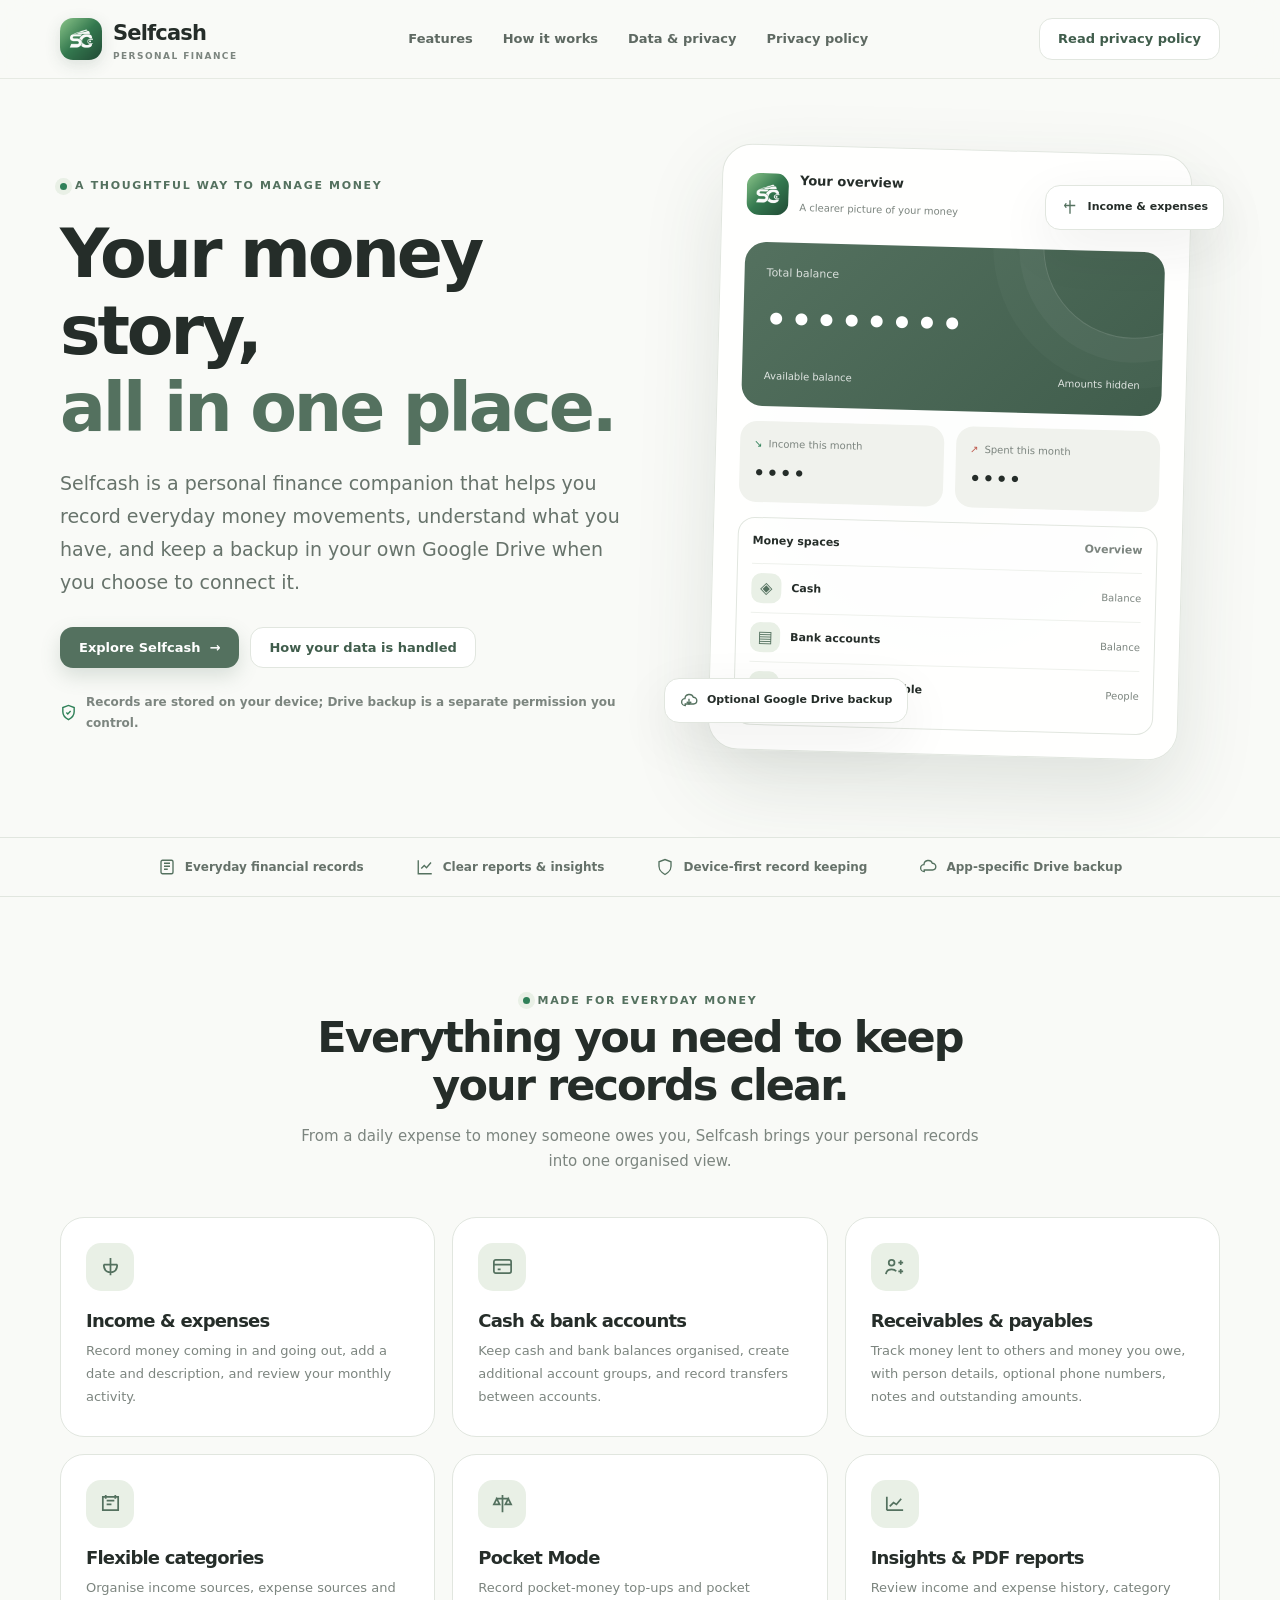
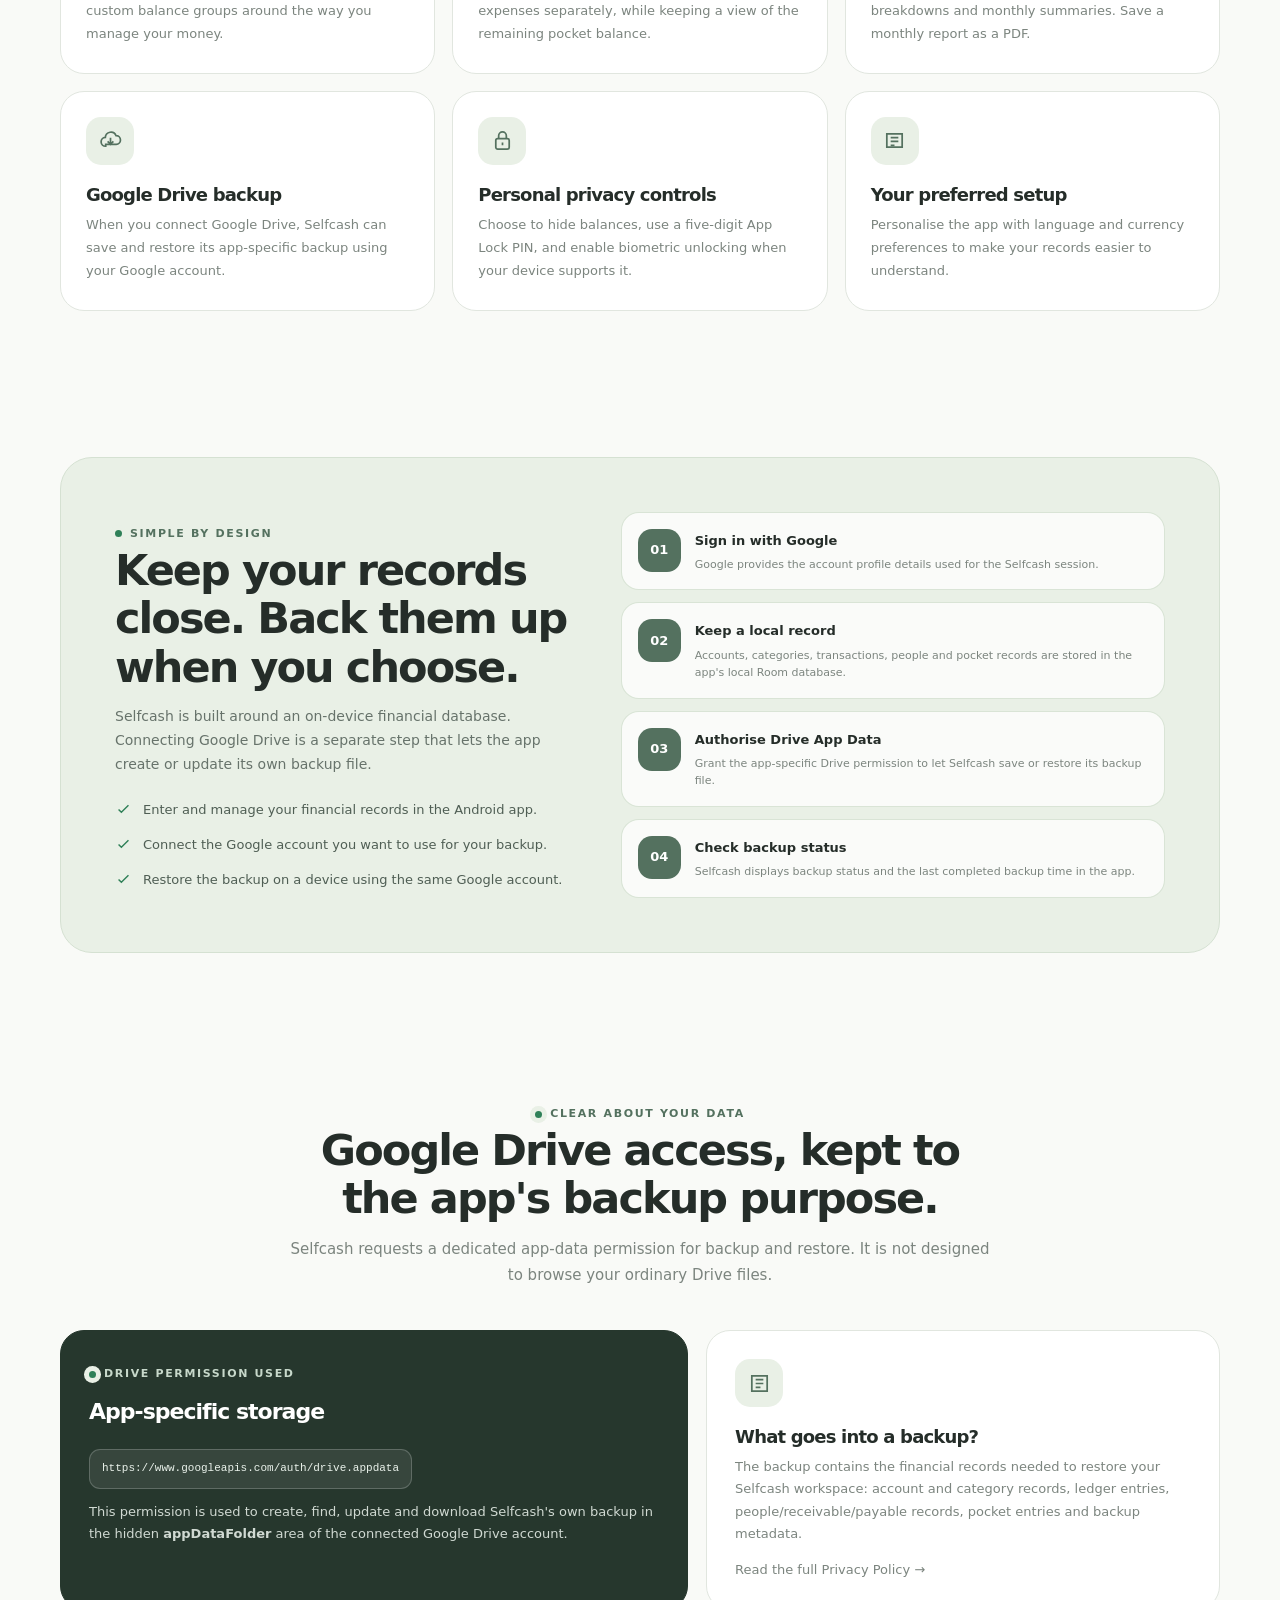
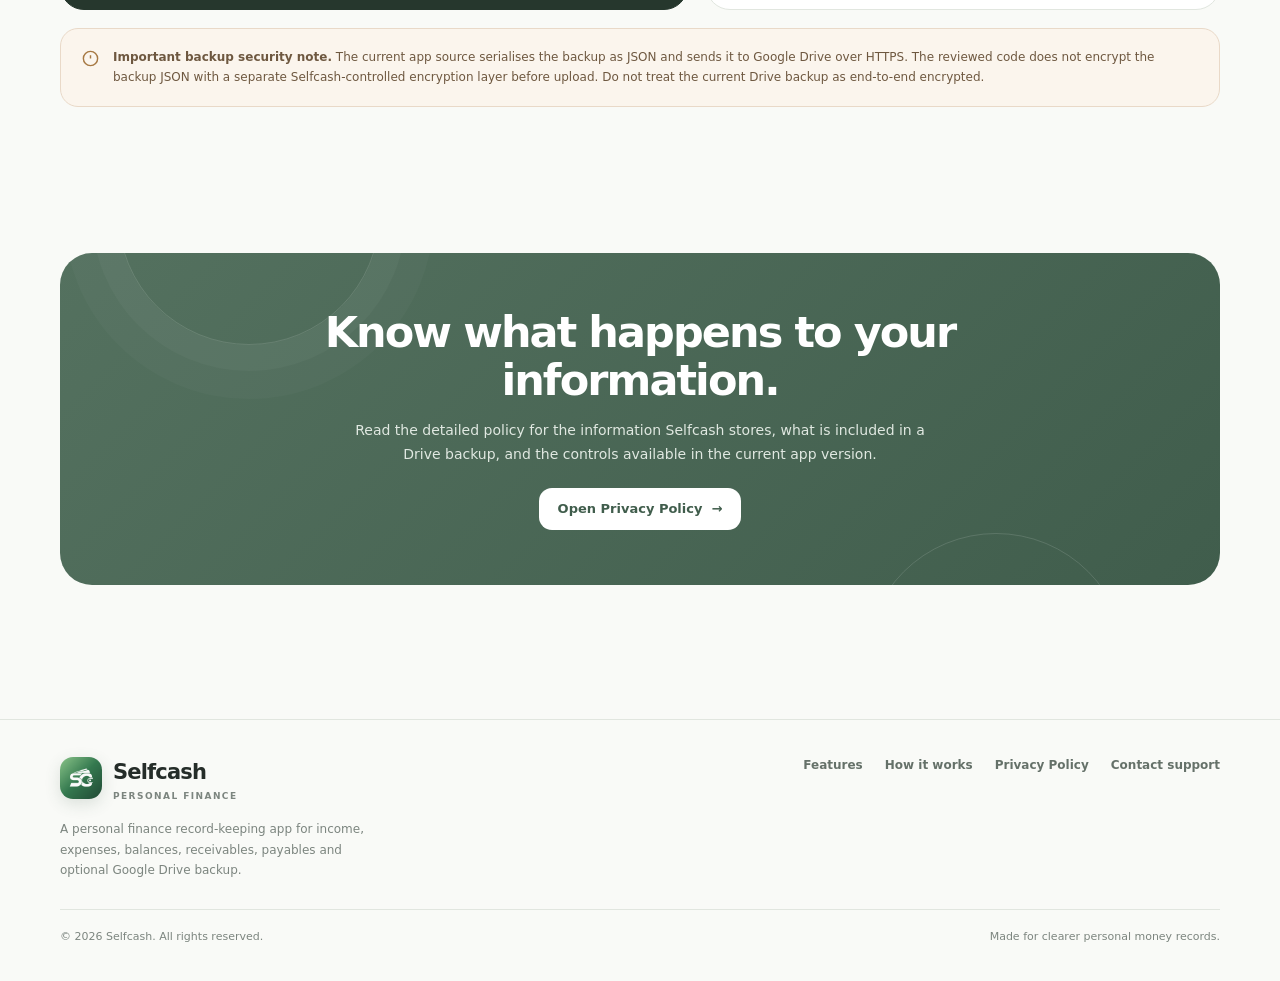
<file: index.html>
<!doctype html>
<html lang="en">
<head>
  <meta charset="utf-8">
  <meta name="viewport" content="width=device-width, initial-scale=1">
  <meta name="google-site-verification" content="SzHxntF0GJnVQ5mc4eHa_I7ZtgyUMj3qiES20hOw8zI" />
  <meta name="theme-color" content="#F9FAF7">
  <meta name="description" content="Selfcash is a personal finance app for tracking income, expenses, cash, bank balances, receivables, payables and private Google Drive App Data backups.">
  <title>Selfcash — Personal Finance, Clearly in Control</title>
  <link rel="icon" type="image/png" href="selfcash-brand-icon.png">
  <link rel="stylesheet" href="styles.css">
  <script src="script.js" defer></script>
</head>
<body>
  <header class="site-header">
    <div class="container nav">
      <a class="brand" href="index.html" aria-label="Selfcash home">
        <img src="selfcash-brand-icon.png" alt="Selfcash logo">
        <span>Selfcash<small>PERSONAL FINANCE</small></span>
      </a>
      <nav id="main-navigation" class="nav-links" data-nav-menu aria-label="Main navigation">
        <a href="#features">Features</a>
        <a href="#how-it-works">How it works</a>
        <a href="#data-and-privacy">Data &amp; privacy</a>
        <a href="privacy.html">Privacy policy</a>
      </nav>
      <div class="nav-actions">
        <a class="btn btn-secondary" href="privacy.html">Read privacy policy</a>
        <button class="menu-toggle" type="button" data-menu-toggle aria-label="Toggle navigation" aria-expanded="false" aria-controls="main-navigation">
          <svg width="19" height="19" viewBox="0 0 24 24" fill="none" stroke="currentColor" stroke-width="1.8" stroke-linecap="round"><path d="M4 7h16M4 12h16M4 17h16"/></svg>
        </button>
      </div>
    </div>
  </header>

  <main>
    <section class="hero">
      <div class="container hero-grid">
        <div class="hero-copy">
          <div class="eyebrow"><span class="eyebrow-dot"></span> A thoughtful way to manage money</div>
          <h1>Your money story,<br><span>all in one place.</span></h1>
          <p class="lead">Selfcash is a personal finance companion that helps you record everyday money movements, understand what you have, and keep a backup in your own Google Drive when you choose to connect it.</p>
          <div class="hero-actions">
            <a class="btn btn-primary" href="#features">Explore Selfcash <span aria-hidden="true">→</span></a>
            <a class="btn btn-secondary" href="privacy.html">How your data is handled</a>
          </div>
          <div class="hero-note">
            <svg width="17" height="17" viewBox="0 0 24 24" fill="none" stroke="currentColor" stroke-width="2"><path d="M12 22s8-4 8-11V5l-8-3-8 3v6c0 7 8 11 8 11Z"/><path d="m9 12 2 2 4-4"/></svg>
            Records are stored on your device; Drive backup is a separate permission you control.
          </div>
        </div>
        <div class="hero-visual" aria-label="Illustrative Selfcash dashboard preview">
          <div class="visual-glow"></div>
          <div class="float-chip top">
            <svg width="18" height="18" viewBox="0 0 24 24" fill="none" stroke="currentColor" stroke-width="1.8"><path d="M12 3v18m7-11H5"/><path d="m7 7-2 3 2 3"/></svg>
            Income &amp; expenses
          </div>
          <div class="dashboard">
            <div class="dashboard-top">
              <div class="dashboard-person">
                <img src="selfcash-brand-icon.png" alt="">
                <div><strong>Your overview</strong><small>A clearer picture of your money</small></div>
              </div>
              <span class="dashboard-pill">SELF VIEW</span>
            </div>
            <div class="balance-card">
              <div class="balance-label">Total balance</div>
              <div class="balance-value">••••••••</div>
              <div class="balance-meta"><span>Available balance</span><span>Amounts hidden</span></div>
            </div>
            <div class="metric-grid">
              <div class="metric"><div class="metric-label"><span style="color:#2F8058">↘</span> Income this month</div><div class="metric-value">••••</div></div>
              <div class="metric"><div class="metric-label"><span style="color:#BE5A4E">↗</span> Spent this month</div><div class="metric-value">••••</div></div>
            </div>
            <div class="account-preview">
              <div class="account-preview-head"><span>Money spaces</span><span style="color:#7C857F">Overview</span></div>
              <div class="account-row"><span class="account-icon">◈</span><strong>Cash</strong><small>Balance</small></div>
              <div class="account-row"><span class="account-icon">▤</span><strong>Bank accounts</strong><small>Balance</small></div>
              <div class="account-row"><span class="account-icon">↗</span><strong>Receivable &amp; payable</strong><small>People</small></div>
            </div>
          </div>
          <div class="float-chip bottom">
            <svg width="18" height="18" viewBox="0 0 24 24" fill="none" stroke="currentColor" stroke-width="1.8"><path d="M7 18a4.6 4.6 0 0 1-.4-9.2A5.8 5.8 0 0 1 17.8 7 4.5 4.5 0 1 1 18 16H7Z"/><path d="m9 13 3 3 3-3m-3 3V9"/></svg>
            Optional Google Drive backup
          </div>
        </div>
      </div>
    </section>

    <div class="trust-row">
      <div class="container trust-inner">
        <div class="trust-item"><svg width="18" height="18" viewBox="0 0 24 24" fill="none" stroke="currentColor" stroke-width="1.8"><rect x="4" y="3" width="16" height="18" rx="2"/><path d="M8 7h8M8 11h8M8 15h5"/></svg> Everyday financial records</div>
        <div class="trust-item"><svg width="18" height="18" viewBox="0 0 24 24" fill="none" stroke="currentColor" stroke-width="1.8"><path d="M3 3v18h18"/><path d="m7 14 4-4 3 3 6-7"/></svg> Clear reports &amp; insights</div>
        <div class="trust-item"><svg width="18" height="18" viewBox="0 0 24 24" fill="none" stroke="currentColor" stroke-width="1.8"><path d="M12 22s8-4 8-11V5l-8-3-8 3v6c0 7 8 11 8 11Z"/></svg> Device-first record keeping</div>
        <div class="trust-item"><svg width="18" height="18" viewBox="0 0 24 24" fill="none" stroke="currentColor" stroke-width="1.8"><path d="M7 18a4.6 4.6 0 0 1-.4-9.2A5.8 5.8 0 0 1 17.8 7 4.5 4.5 0 1 1 18 16H7Z"/></svg> App-specific Drive backup</div>
      </div>
    </div>

    <section class="section" id="features">
      <div class="container">
        <div class="section-heading">
          <div class="eyebrow"><span class="eyebrow-dot"></span> Made for everyday money</div>
          <h2>Everything you need to keep your records clear.</h2>
          <p>From a daily expense to money someone owes you, Selfcash brings your personal records into one organised view.</p>
        </div>
        <div class="feature-grid">
          <article class="feature-card">
            <div class="icon-box"><svg width="23" height="23" viewBox="0 0 24 24" fill="none" stroke="currentColor" stroke-width="1.8"><path d="M12 3v18m7-11H5"/><path d="M5 10c0 5 2.5 8 7 8s7-3 7-8"/></svg></div>
            <h3>Income &amp; expenses</h3>
            <p>Record money coming in and going out, add a date and description, and review your monthly activity.</p>
          </article>
          <article class="feature-card">
            <div class="icon-box"><svg width="23" height="23" viewBox="0 0 24 24" fill="none" stroke="currentColor" stroke-width="1.8"><rect x="3" y="5" width="18" height="14" rx="2"/><path d="M3 10h18M7 15h3"/></svg></div>
            <h3>Cash &amp; bank accounts</h3>
            <p>Keep cash and bank balances organised, create additional account groups, and record transfers between accounts.</p>
          </article>
          <article class="feature-card">
            <div class="icon-box"><svg width="23" height="23" viewBox="0 0 24 24" fill="none" stroke="currentColor" stroke-width="1.8"><circle cx="9" cy="8" r="3"/><path d="M3 20c.5-3.4 2.5-5 6-5 2.2 0 3.8.7 4.8 2M16 8h5m-2.5-2.5v5M16 17h5m-2.5-2.5v5"/></svg></div>
            <h3>Receivables &amp; payables</h3>
            <p>Track money lent to others and money you owe, with person details, optional phone numbers, notes and outstanding amounts.</p>
          </article>
          <article class="feature-card">
            <div class="icon-box"><svg width="23" height="23" viewBox="0 0 24 24" fill="none" stroke="currentColor" stroke-width="1.8"><path d="M4 5h16v14H4zM8 9h8M8 13h5"/><path d="M7 3v4m10-4v4"/></svg></div>
            <h3>Flexible categories</h3>
            <p>Organise income sources, expense sources and custom balance groups around the way you manage your money.</p>
          </article>
          <article class="feature-card">
            <div class="icon-box"><svg width="23" height="23" viewBox="0 0 24 24" fill="none" stroke="currentColor" stroke-width="1.8"><path d="M12 3v18M5 7h14M6 7l-3 6h6L6 7Zm12 0-3 6h6l-3-6Z"/></svg></div>
            <h3>Pocket Mode</h3>
            <p>Record pocket-money top-ups and pocket expenses separately, while keeping a view of the remaining pocket balance.</p>
          </article>
          <article class="feature-card">
            <div class="icon-box"><svg width="23" height="23" viewBox="0 0 24 24" fill="none" stroke="currentColor" stroke-width="1.8"><path d="M4 19V5m0 14h17"/><path d="M7 15l4-4 3 2 5-6"/></svg></div>
            <h3>Insights &amp; PDF reports</h3>
            <p>Review income and expense history, category breakdowns and monthly summaries. Save a monthly report as a PDF.</p>
          </article>
          <article class="feature-card">
            <div class="icon-box"><svg width="23" height="23" viewBox="0 0 24 24" fill="none" stroke="currentColor" stroke-width="1.8"><path d="M7 18a4.6 4.6 0 0 1-.4-9.2A5.8 5.8 0 0 1 17.8 7 4.5 4.5 0 1 1 18 16H7Z"/><path d="m9 13 3 3 3-3m-3 3V9"/></svg></div>
            <h3>Google Drive backup</h3>
            <p>When you connect Google Drive, Selfcash can save and restore its app-specific backup using your Google account.</p>
          </article>
          <article class="feature-card">
            <div class="icon-box"><svg width="23" height="23" viewBox="0 0 24 24" fill="none" stroke="currentColor" stroke-width="1.8"><rect x="5" y="10" width="14" height="11" rx="2"/><path d="M8 10V7a4 4 0 0 1 8 0v3m-4 4v3"/></svg></div>
            <h3>Personal privacy controls</h3>
            <p>Choose to hide balances, use a five-digit App Lock PIN, and enable biometric unlocking when your device supports it.</p>
          </article>
          <article class="feature-card">
            <div class="icon-box"><svg width="23" height="23" viewBox="0 0 24 24" fill="none" stroke="currentColor" stroke-width="1.8"><path d="M4 5h16v14H4z"/><path d="M8 9h8M8 13h8M8 17h4"/></svg></div>
            <h3>Your preferred setup</h3>
            <p>Personalise the app with language and currency preferences to make your records easier to understand.</p>
          </article>
        </div>
      </div>
    </section>

    <section class="section-tight" id="how-it-works">
      <div class="container">
        <div class="split-panel">
          <div class="split-copy">
            <div class="eyebrow"><span class="eyebrow-dot"></span> Simple by design</div>
            <h2>Keep your records close. Back them up when you choose.</h2>
            <p>Selfcash is built around an on-device financial database. Connecting Google Drive is a separate step that lets the app create or update its own backup file.</p>
            <ul class="check-list">
              <li><svg width="17" height="17" viewBox="0 0 24 24" fill="none" stroke="currentColor" stroke-width="2"><path d="m5 12 4 4L19 6"/></svg><span>Enter and manage your financial records in the Android app.</span></li>
              <li><svg width="17" height="17" viewBox="0 0 24 24" fill="none" stroke="currentColor" stroke-width="2"><path d="m5 12 4 4L19 6"/></svg><span>Connect the Google account you want to use for your backup.</span></li>
              <li><svg width="17" height="17" viewBox="0 0 24 24" fill="none" stroke="currentColor" stroke-width="2"><path d="m5 12 4 4L19 6"/></svg><span>Restore the backup on a device using the same Google account.</span></li>
            </ul>
          </div>
          <div class="flow-list">
            <div class="flow-step"><span class="step-number">01</span><div><strong>Sign in with Google</strong><p>Google provides the account profile details used for the Selfcash session.</p></div></div>
            <div class="flow-step"><span class="step-number">02</span><div><strong>Keep a local record</strong><p>Accounts, categories, transactions, people and pocket records are stored in the app's local Room database.</p></div></div>
            <div class="flow-step"><span class="step-number">03</span><div><strong>Authorise Drive App Data</strong><p>Grant the app-specific Drive permission to let Selfcash save or restore its backup file.</p></div></div>
            <div class="flow-step"><span class="step-number">04</span><div><strong>Check backup status</strong><p>Selfcash displays backup status and the last completed backup time in the app.</p></div></div>
          </div>
        </div>
      </div>
    </section>

    <section class="section" id="data-and-privacy">
      <div class="container">
        <div class="section-heading">
          <div class="eyebrow"><span class="eyebrow-dot"></span> Clear about your data</div>
          <h2>Google Drive access, kept to the app's backup purpose.</h2>
          <p>Selfcash requests a dedicated app-data permission for backup and restore. It is not designed to browse your ordinary Drive files.</p>
        </div>
        <div class="scope-panel">
          <article class="scope-card emphasis">
            <div class="eyebrow" style="color:#C7D8CA"><span class="eyebrow-dot"></span> Drive permission used</div>
            <h3 style="font-size:22px;margin-top:14px">App-specific storage</h3>
            <code class="scope-code">https://www.googleapis.com/auth/drive.appdata</code>
            <p>This permission is used to create, find, update and download Selfcash's own backup in the hidden <strong>appDataFolder</strong> area of the connected Google Drive account.</p>
          </article>
          <article class="scope-card">
            <div class="icon-box"><svg width="23" height="23" viewBox="0 0 24 24" fill="none" stroke="currentColor" stroke-width="1.8"><path d="M4 4h16v16H4z"/><path d="M8 8h8M8 12h8M8 16h5"/></svg></div>
            <h3>What goes into a backup?</h3>
            <p>The backup contains the financial records needed to restore your Selfcash workspace: account and category records, ledger entries, people/receivable/payable records, pocket entries and backup metadata.</p>
            <p style="margin-top:14px"><a href="privacy.html">Read the full Privacy Policy →</a></p>
          </article>
        </div>
        <div class="notice" style="margin-top:18px">
          <svg width="19" height="19" viewBox="0 0 24 24" fill="none" stroke="currentColor" stroke-width="1.8"><circle cx="12" cy="12" r="9"/><path d="M12 8v4m0 4h.01"/></svg>
          <div><strong>Important backup security note.</strong> The current app source serialises the backup as JSON and sends it to Google Drive over HTTPS. The reviewed code does not encrypt the backup JSON with a separate Selfcash-controlled encryption layer before upload. Do not treat the current Drive backup as end-to-end encrypted.</div>
        </div>
      </div>
    </section>

    <section class="section-tight">
      <div class="container">
        <div class="cta-panel">
          <h2>Know what happens to your information.</h2>
          <p>Read the detailed policy for the information Selfcash stores, what is included in a Drive backup, and the controls available in the current app version.</p>
          <a class="btn" href="privacy.html">Open Privacy Policy <span aria-hidden="true">→</span></a>
        </div>
      </div>
    </section>
  </main>

  <footer class="site-footer">
    <div class="container">
      <div class="footer-main">
        <div class="footer-brand">
          <a class="brand" href="index.html"><img src="selfcash-brand-icon.png" alt=""><span>Selfcash<small>PERSONAL FINANCE</small></span></a>
          <p>A personal finance record-keeping app for income, expenses, balances, receivables, payables and optional Google Drive backup.</p>
        </div>
        <div class="footer-links">
          <a href="#features">Features</a>
          <a href="#how-it-works">How it works</a>
          <a href="privacy.html">Privacy Policy</a>
          <a href="mailto:iff575911@gmail.com?subject=Selfcash%20Support">Contact support</a>
        </div>
      </div>
      <div class="footer-bottom"><span>© 2026 Selfcash. All rights reserved.</span><span>Made for clearer personal money records.</span></div>
    </div>
  </footer>
</body>
</html>
</file>
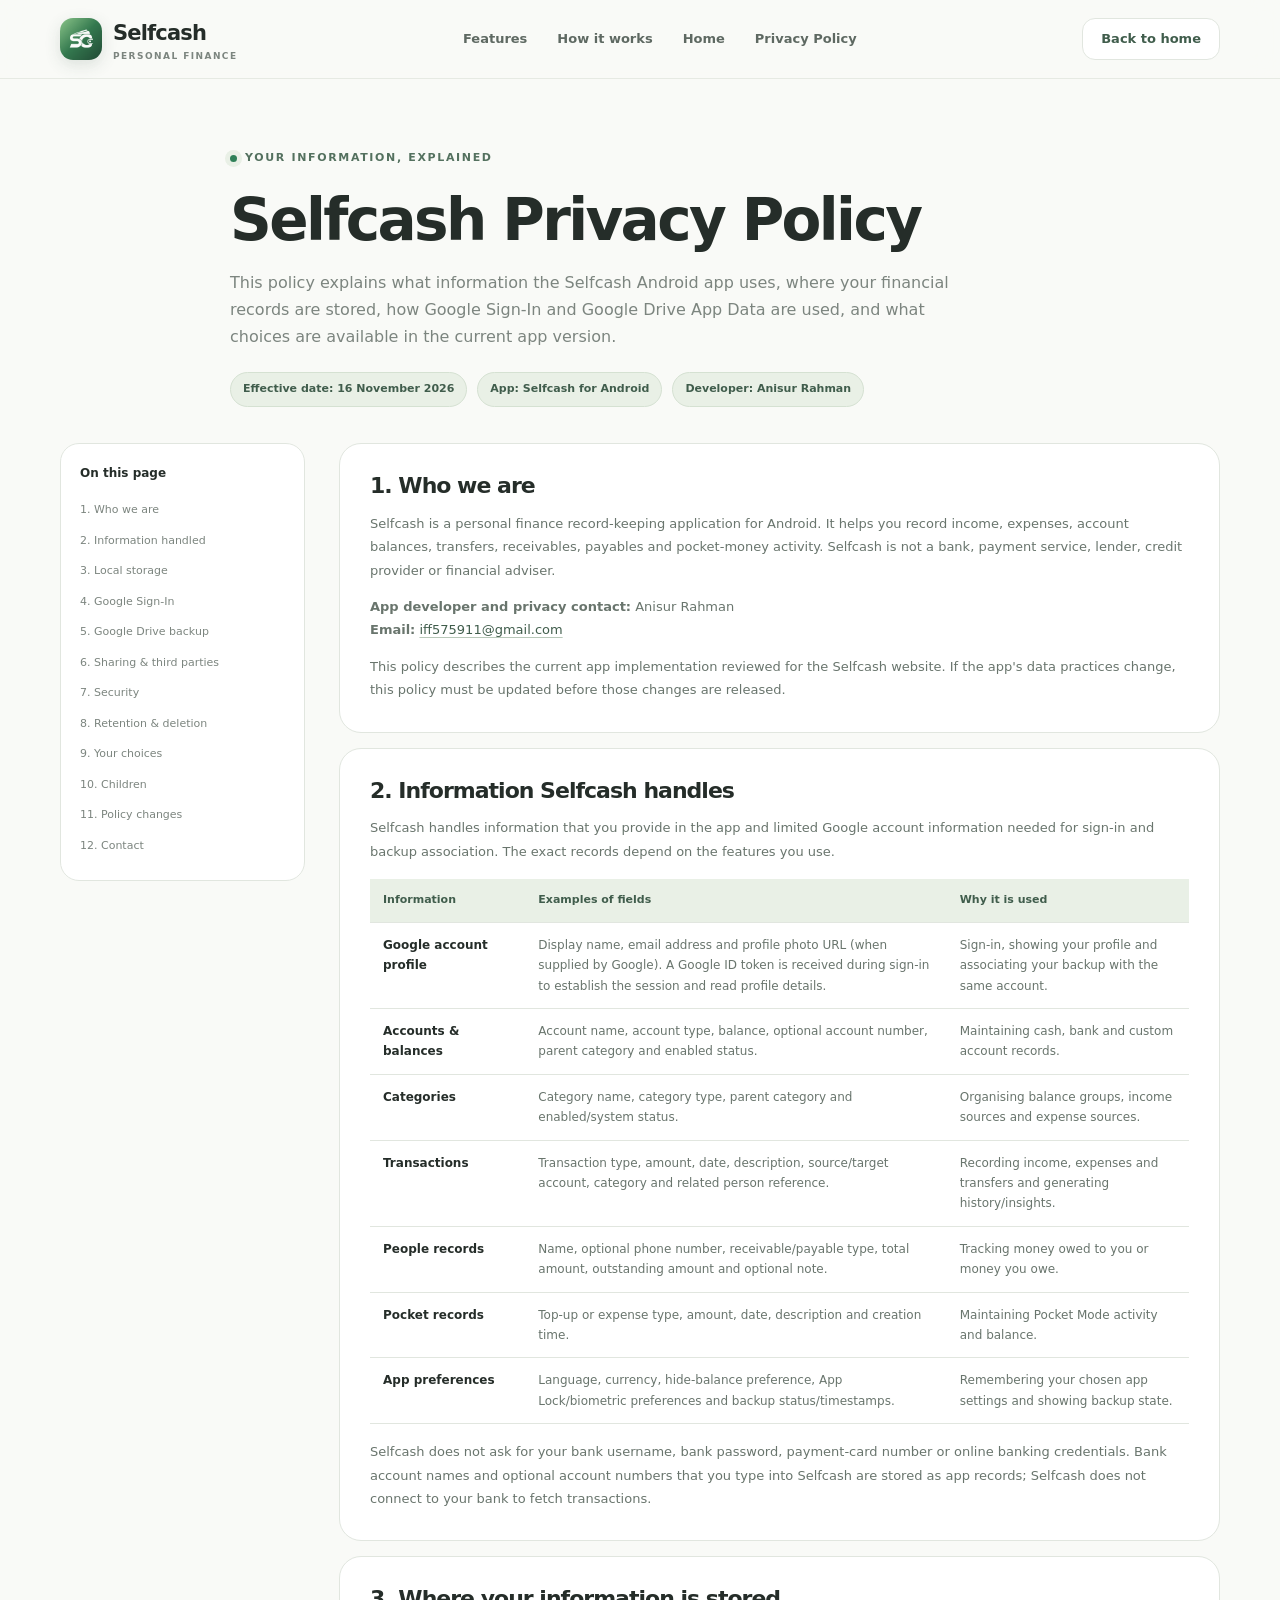
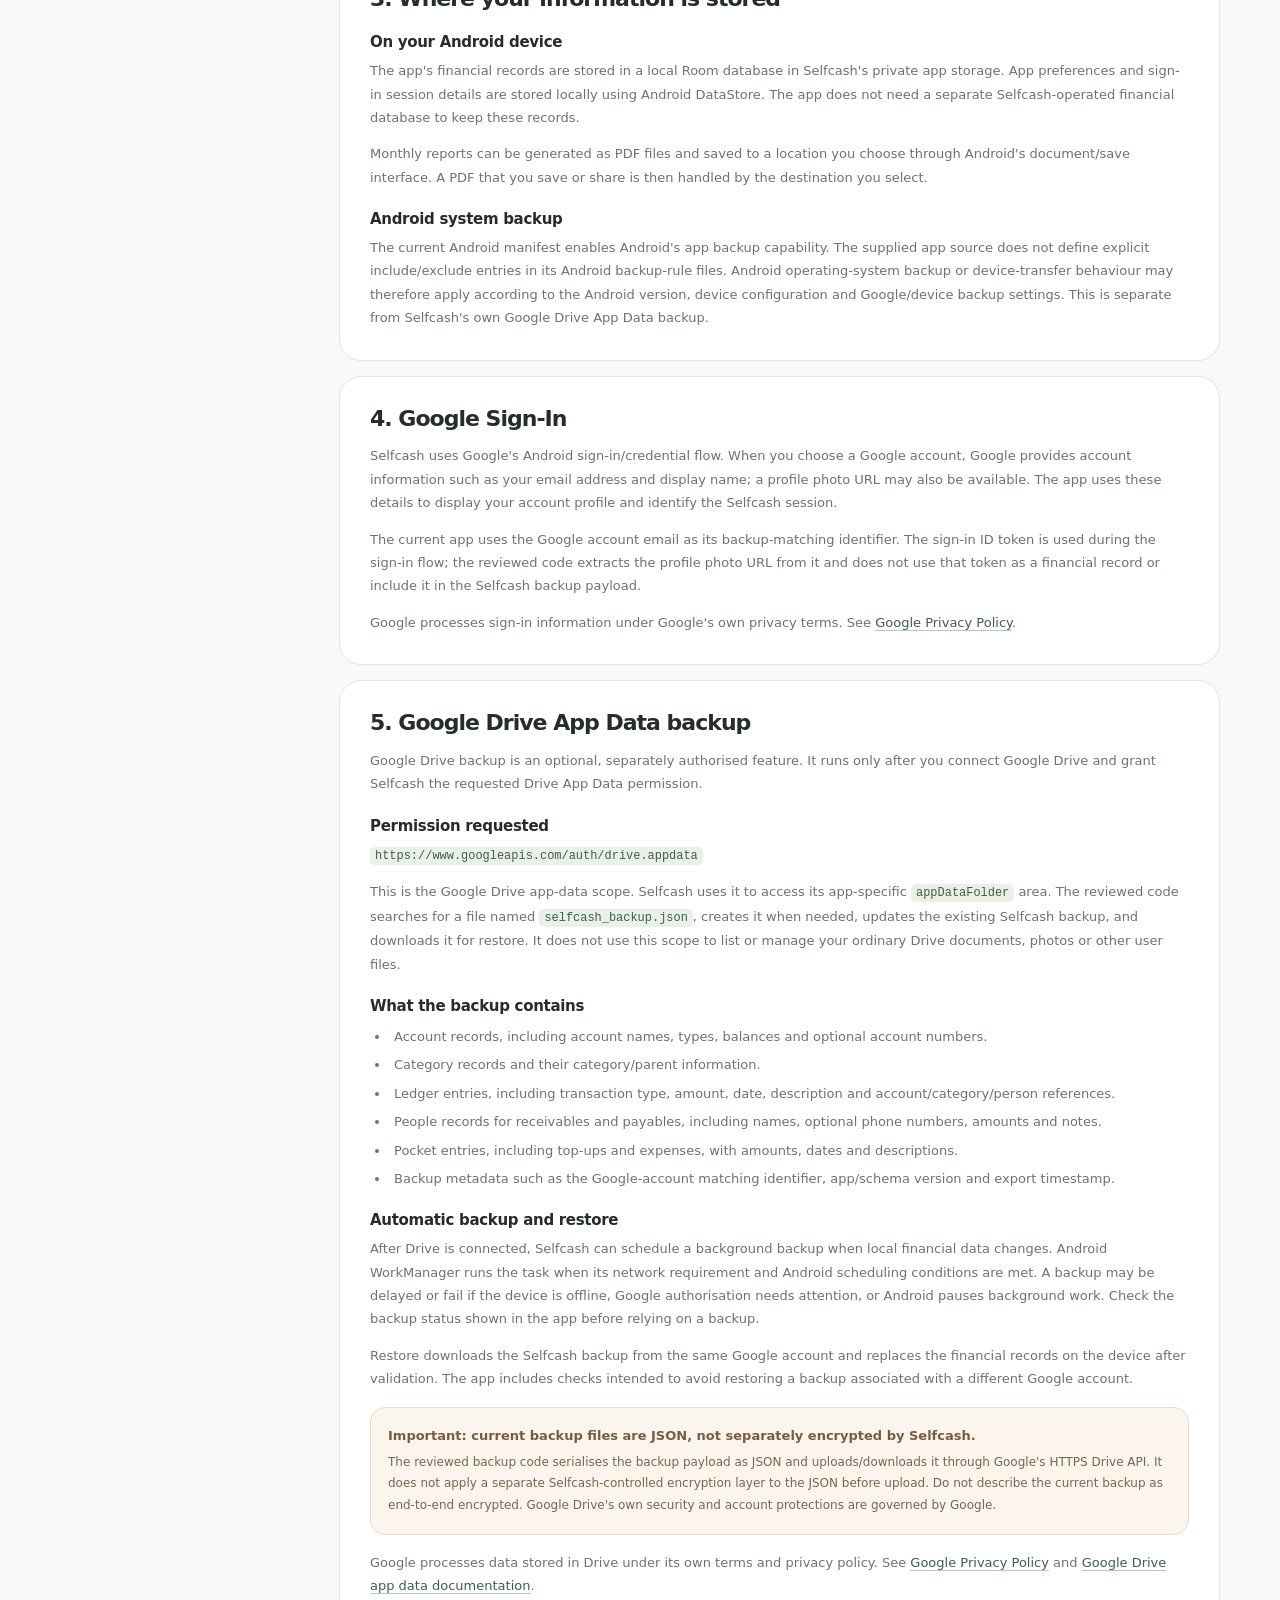
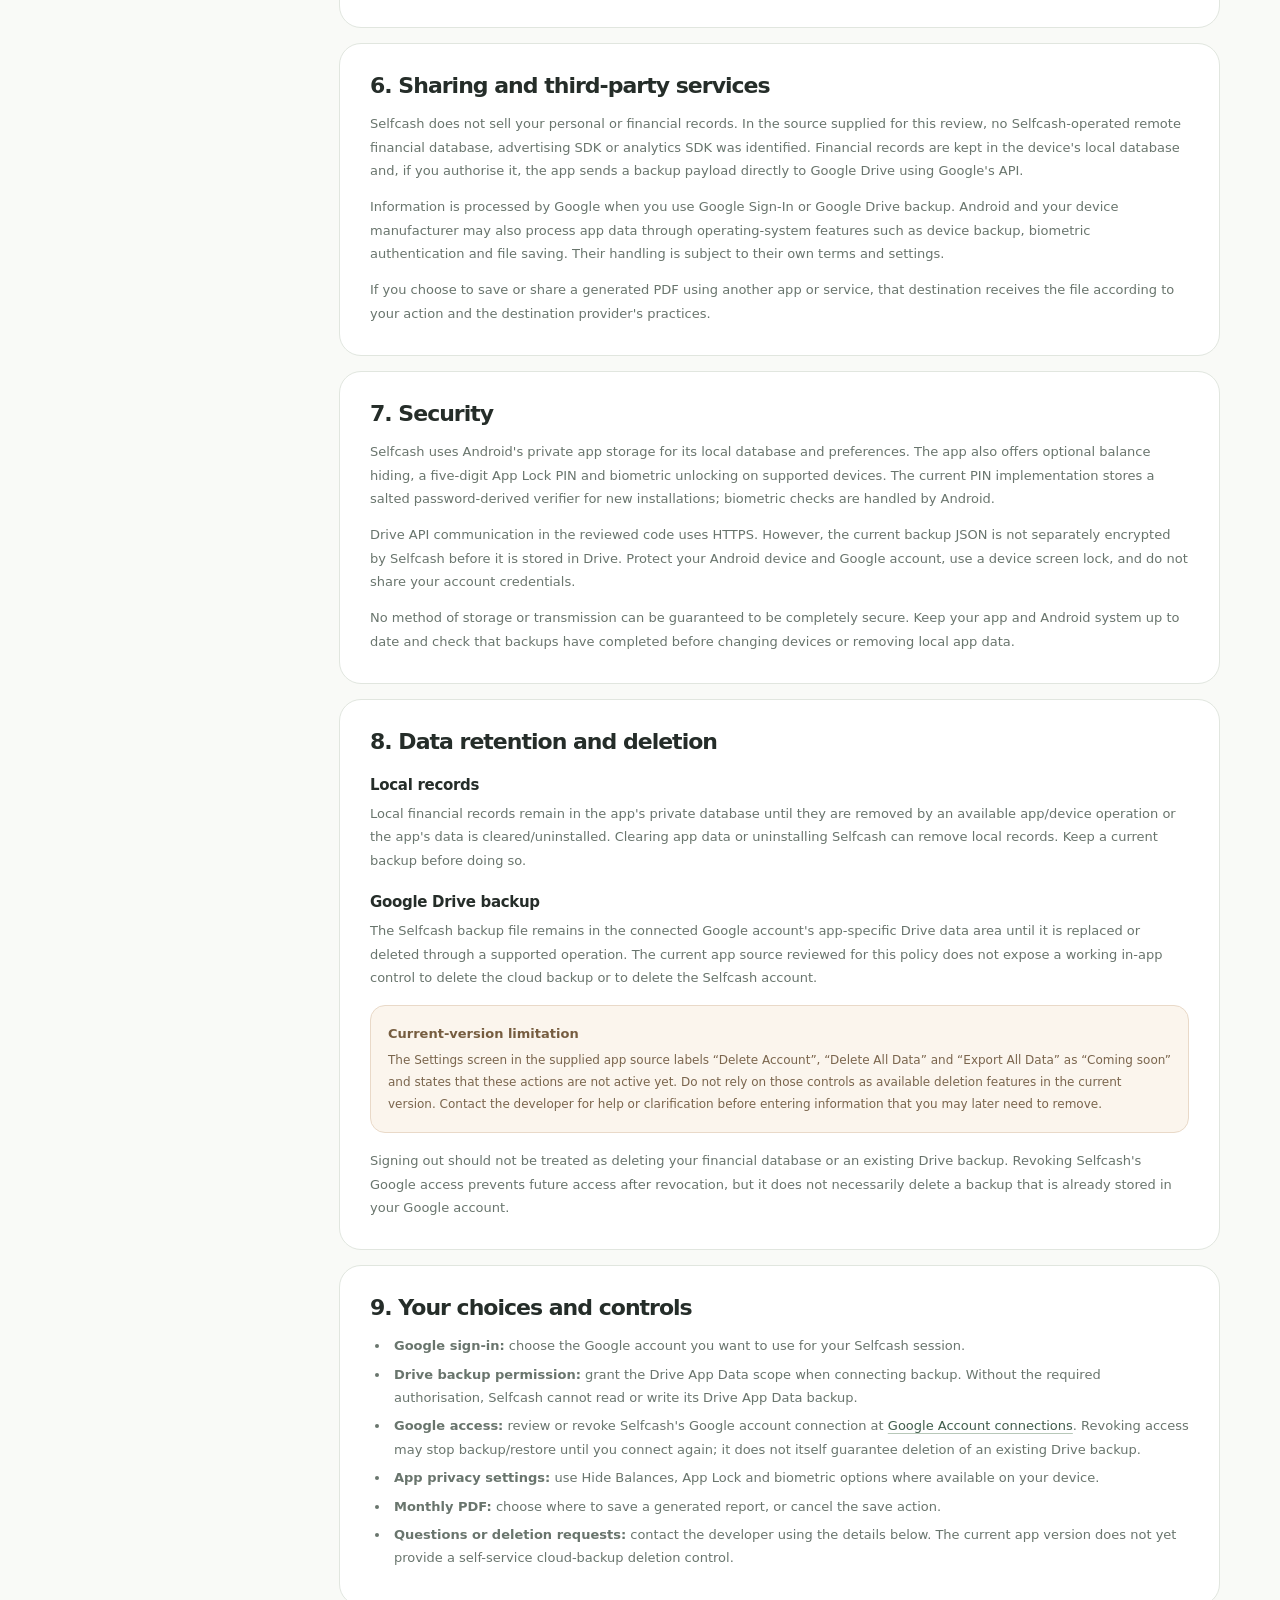
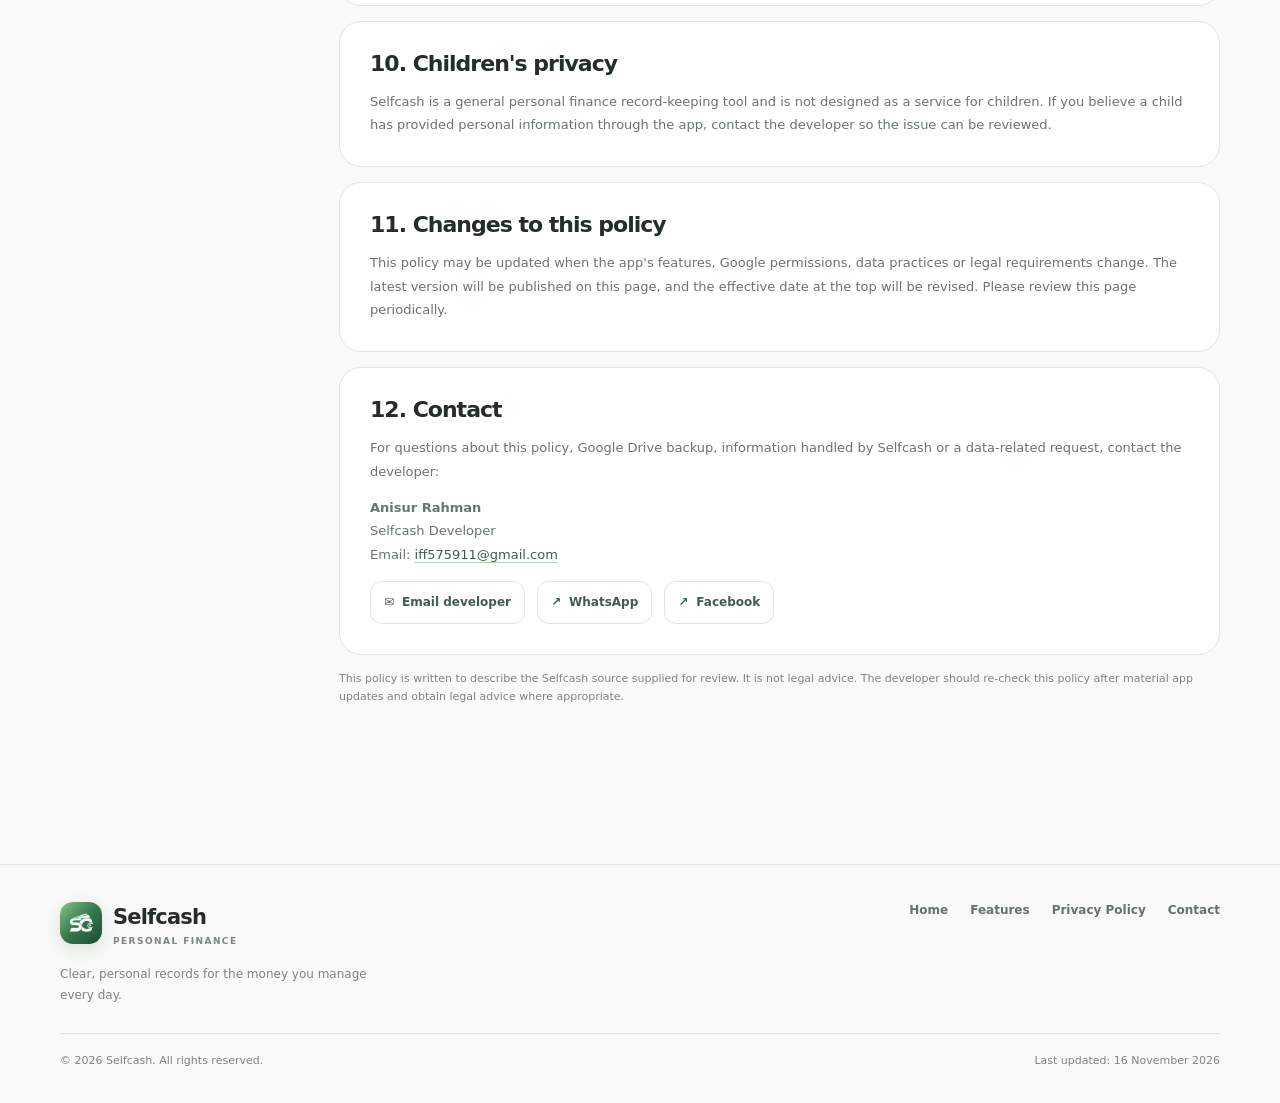
<file: privacy.html>
<!doctype html>
<html lang="en">
<head>
  <meta charset="utf-8">
  <meta name="viewport" content="width=device-width, initial-scale=1">
  <meta name="theme-color" content="#F9FAF7">
  <meta name="description" content="Read the Selfcash Privacy Policy covering local financial records, Google Sign-In, Google Drive App Data backup, data storage, security and user choices.">
  <title>Privacy Policy — Selfcash</title>
  <link rel="icon" type="image/png" href="selfcash-brand-icon.png">
  <link rel="stylesheet" href="styles.css">
  <script src="script.js" defer></script>
</head>
<body>
  <header class="site-header">
    <div class="container nav">
      <a class="brand" href="index.html" aria-label="Selfcash home"><img src="selfcash-brand-icon.png" alt="Selfcash logo"><span>Selfcash<small>PERSONAL FINANCE</small></span></a>
      <nav id="main-navigation" class="nav-links" data-nav-menu aria-label="Main navigation">
        <a href="index.html#features">Features</a>
        <a href="index.html#how-it-works">How it works</a>
        <a href="index.html">Home</a>
        <a href="privacy.html" aria-current="page">Privacy Policy</a>
      </nav>
      <div class="nav-actions">
        <a class="btn btn-secondary" href="index.html">Back to home</a>
        <button class="menu-toggle" type="button" data-menu-toggle aria-label="Toggle navigation" aria-expanded="false" aria-controls="main-navigation">
          <svg width="19" height="19" viewBox="0 0 24 24" fill="none" stroke="currentColor" stroke-width="1.8" stroke-linecap="round"><path d="M4 7h16M4 12h16M4 17h16"/></svg>
        </button>
      </div>
    </div>
  </header>

  <main>
    <section class="legal-hero">
      <div class="container legal-heading">
        <div class="eyebrow"><span class="eyebrow-dot"></span> Your information, explained</div>
        <h1>Selfcash Privacy Policy</h1>
        <p>This policy explains what information the Selfcash Android app uses, where your financial records are stored, how Google Sign-In and Google Drive App Data are used, and what choices are available in the current app version.</p>
        <div class="legal-meta"><span class="meta-pill">Effective date: 16 November 2026</span><span class="meta-pill">App: Selfcash for Android</span><span class="meta-pill">Developer: Anisur Rahman</span></div>
      </div>
    </section>

    <div class="container legal-layout">
      <aside class="legal-toc" aria-label="On this page">
        <strong>On this page</strong>
        <a href="#who-we-are">1. Who we are</a>
        <a href="#information">2. Information handled</a>
        <a href="#local-storage">3. Local storage</a>
        <a href="#google-sign-in">4. Google Sign-In</a>
        <a href="#google-drive">5. Google Drive backup</a>
        <a href="#sharing">6. Sharing &amp; third parties</a>
        <a href="#security">7. Security</a>
        <a href="#retention">8. Retention &amp; deletion</a>
        <a href="#your-choices">9. Your choices</a>
        <a href="#children">10. Children</a>
        <a href="#changes">11. Policy changes</a>
        <a href="#contact">12. Contact</a>
      </aside>

      <div class="legal-content">
        <section class="legal-section" id="who-we-are">
          <h2>1. Who we are</h2>
          <p>Selfcash is a personal finance record-keeping application for Android. It helps you record income, expenses, account balances, transfers, receivables, payables and pocket-money activity. Selfcash is not a bank, payment service, lender, credit provider or financial adviser.</p>
          <p><strong>App developer and privacy contact:</strong> Anisur Rahman<br><strong>Email:</strong> <a href="mailto:iff575911@gmail.com">iff575911@gmail.com</a></p>
          <p>This policy describes the current app implementation reviewed for the Selfcash website. If the app's data practices change, this policy must be updated before those changes are released.</p>
        </section>

        <section class="legal-section" id="information">
          <h2>2. Information Selfcash handles</h2>
          <p>Selfcash handles information that you provide in the app and limited Google account information needed for sign-in and backup association. The exact records depend on the features you use.</p>
          <table class="data-table">
            <thead><tr><th>Information</th><th>Examples of fields</th><th>Why it is used</th></tr></thead>
            <tbody>
              <tr><td>Google account profile</td><td>Display name, email address and profile photo URL (when supplied by Google). A Google ID token is received during sign-in to establish the session and read profile details.</td><td>Sign-in, showing your profile and associating your backup with the same account.</td></tr>
              <tr><td>Accounts &amp; balances</td><td>Account name, account type, balance, optional account number, parent category and enabled status.</td><td>Maintaining cash, bank and custom account records.</td></tr>
              <tr><td>Categories</td><td>Category name, category type, parent category and enabled/system status.</td><td>Organising balance groups, income sources and expense sources.</td></tr>
              <tr><td>Transactions</td><td>Transaction type, amount, date, description, source/target account, category and related person reference.</td><td>Recording income, expenses and transfers and generating history/insights.</td></tr>
              <tr><td>People records</td><td>Name, optional phone number, receivable/payable type, total amount, outstanding amount and optional note.</td><td>Tracking money owed to you or money you owe.</td></tr>
              <tr><td>Pocket records</td><td>Top-up or expense type, amount, date, description and creation time.</td><td>Maintaining Pocket Mode activity and balance.</td></tr>
              <tr><td>App preferences</td><td>Language, currency, hide-balance preference, App Lock/biometric preferences and backup status/timestamps.</td><td>Remembering your chosen app settings and showing backup state.</td></tr>
            </tbody>
          </table>
          <p>Selfcash does not ask for your bank username, bank password, payment-card number or online banking credentials. Bank account names and optional account numbers that you type into Selfcash are stored as app records; Selfcash does not connect to your bank to fetch transactions.</p>
        </section>

        <section class="legal-section" id="local-storage">
          <h2>3. Where your information is stored</h2>
          <h3>On your Android device</h3>
          <p>The app's financial records are stored in a local Room database in Selfcash's private app storage. App preferences and sign-in session details are stored locally using Android DataStore. The app does not need a separate Selfcash-operated financial database to keep these records.</p>
          <p>Monthly reports can be generated as PDF files and saved to a location you choose through Android's document/save interface. A PDF that you save or share is then handled by the destination you select.</p>
          <h3>Android system backup</h3>
          <p>The current Android manifest enables Android's app backup capability. The supplied app source does not define explicit include/exclude entries in its Android backup-rule files. Android operating-system backup or device-transfer behaviour may therefore apply according to the Android version, device configuration and Google/device backup settings. This is separate from Selfcash's own Google Drive App Data backup.</p>
        </section>

        <section class="legal-section" id="google-sign-in">
          <h2>4. Google Sign-In</h2>
          <p>Selfcash uses Google's Android sign-in/credential flow. When you choose a Google account, Google provides account information such as your email address and display name; a profile photo URL may also be available. The app uses these details to display your account profile and identify the Selfcash session.</p>
          <p>The current app uses the Google account email as its backup-matching identifier. The sign-in ID token is used during the sign-in flow; the reviewed code extracts the profile photo URL from it and does not use that token as a financial record or include it in the Selfcash backup payload.</p>
          <p>Google processes sign-in information under Google's own privacy terms. See <a href="https://policies.google.com/privacy" target="_blank" rel="noopener noreferrer">Google Privacy Policy</a>.</p>
        </section>

        <section class="legal-section" id="google-drive">
          <h2>5. Google Drive App Data backup</h2>
          <p>Google Drive backup is an optional, separately authorised feature. It runs only after you connect Google Drive and grant Selfcash the requested Drive App Data permission.</p>
          <h3>Permission requested</h3>
          <p><code class="inline-code">https://www.googleapis.com/auth/drive.appdata</code></p>
          <p>This is the Google Drive app-data scope. Selfcash uses it to access its app-specific <code class="inline-code">appDataFolder</code> area. The reviewed code searches for a file named <code class="inline-code">selfcash_backup.json</code>, creates it when needed, updates the existing Selfcash backup, and downloads it for restore. It does not use this scope to list or manage your ordinary Drive documents, photos or other user files.</p>
          <h3>What the backup contains</h3>
          <ul>
            <li>Account records, including account names, types, balances and optional account numbers.</li>
            <li>Category records and their category/parent information.</li>
            <li>Ledger entries, including transaction type, amount, date, description and account/category/person references.</li>
            <li>People records for receivables and payables, including names, optional phone numbers, amounts and notes.</li>
            <li>Pocket entries, including top-ups and expenses, with amounts, dates and descriptions.</li>
            <li>Backup metadata such as the Google-account matching identifier, app/schema version and export timestamp.</li>
          </ul>
          <h3>Automatic backup and restore</h3>
          <p>After Drive is connected, Selfcash can schedule a background backup when local financial data changes. Android WorkManager runs the task when its network requirement and Android scheduling conditions are met. A backup may be delayed or fail if the device is offline, Google authorisation needs attention, or Android pauses background work. Check the backup status shown in the app before relying on a backup.</p>
          <p>Restore downloads the Selfcash backup from the same Google account and replaces the financial records on the device after validation. The app includes checks intended to avoid restoring a backup associated with a different Google account.</p>
          <div class="important-box">
            <strong>Important: current backup files are JSON, not separately encrypted by Selfcash.</strong>
            <p>The reviewed backup code serialises the backup payload as JSON and uploads/downloads it through Google's HTTPS Drive API. It does not apply a separate Selfcash-controlled encryption layer to the JSON before upload. Do not describe the current backup as end-to-end encrypted. Google Drive's own security and account protections are governed by Google.</p>
          </div>
          <p>Google processes data stored in Drive under its own terms and privacy policy. See <a href="https://policies.google.com/privacy" target="_blank" rel="noopener noreferrer">Google Privacy Policy</a> and <a href="https://developers.google.com/drive/api/guides/appdata" target="_blank" rel="noopener noreferrer">Google Drive app data documentation</a>.</p>
        </section>

        <section class="legal-section" id="sharing">
          <h2>6. Sharing and third-party services</h2>
          <p>Selfcash does not sell your personal or financial records. In the source supplied for this review, no Selfcash-operated remote financial database, advertising SDK or analytics SDK was identified. Financial records are kept in the device's local database and, if you authorise it, the app sends a backup payload directly to Google Drive using Google's API.</p>
          <p>Information is processed by Google when you use Google Sign-In or Google Drive backup. Android and your device manufacturer may also process app data through operating-system features such as device backup, biometric authentication and file saving. Their handling is subject to their own terms and settings.</p>
          <p>If you choose to save or share a generated PDF using another app or service, that destination receives the file according to your action and the destination provider's practices.</p>
        </section>

        <section class="legal-section" id="security">
          <h2>7. Security</h2>
          <p>Selfcash uses Android's private app storage for its local database and preferences. The app also offers optional balance hiding, a five-digit App Lock PIN and biometric unlocking on supported devices. The current PIN implementation stores a salted password-derived verifier for new installations; biometric checks are handled by Android.</p>
          <p>Drive API communication in the reviewed code uses HTTPS. However, the current backup JSON is not separately encrypted by Selfcash before it is stored in Drive. Protect your Android device and Google account, use a device screen lock, and do not share your account credentials.</p>
          <p>No method of storage or transmission can be guaranteed to be completely secure. Keep your app and Android system up to date and check that backups have completed before changing devices or removing local app data.</p>
        </section>

        <section class="legal-section" id="retention">
          <h2>8. Data retention and deletion</h2>
          <h3>Local records</h3>
          <p>Local financial records remain in the app's private database until they are removed by an available app/device operation or the app's data is cleared/uninstalled. Clearing app data or uninstalling Selfcash can remove local records. Keep a current backup before doing so.</p>
          <h3>Google Drive backup</h3>
          <p>The Selfcash backup file remains in the connected Google account's app-specific Drive data area until it is replaced or deleted through a supported operation. The current app source reviewed for this policy does not expose a working in-app control to delete the cloud backup or to delete the Selfcash account.</p>
          <div class="important-box">
            <strong>Current-version limitation</strong>
            <p>The Settings screen in the supplied app source labels “Delete Account”, “Delete All Data” and “Export All Data” as “Coming soon” and states that these actions are not active yet. Do not rely on those controls as available deletion features in the current version. Contact the developer for help or clarification before entering information that you may later need to remove.</p>
          </div>
          <p>Signing out should not be treated as deleting your financial database or an existing Drive backup. Revoking Selfcash's Google access prevents future access after revocation, but it does not necessarily delete a backup that is already stored in your Google account.</p>
        </section>

        <section class="legal-section" id="your-choices">
          <h2>9. Your choices and controls</h2>
          <ul>
            <li><strong>Google sign-in:</strong> choose the Google account you want to use for your Selfcash session.</li>
            <li><strong>Drive backup permission:</strong> grant the Drive App Data scope when connecting backup. Without the required authorisation, Selfcash cannot read or write its Drive App Data backup.</li>
            <li><strong>Google access:</strong> review or revoke Selfcash's Google account connection at <a href="https://myaccount.google.com/connections" target="_blank" rel="noopener noreferrer">Google Account connections</a>. Revoking access may stop backup/restore until you connect again; it does not itself guarantee deletion of an existing Drive backup.</li>
            <li><strong>App privacy settings:</strong> use Hide Balances, App Lock and biometric options where available on your device.</li>
            <li><strong>Monthly PDF:</strong> choose where to save a generated report, or cancel the save action.</li>
            <li><strong>Questions or deletion requests:</strong> contact the developer using the details below. The current app version does not yet provide a self-service cloud-backup deletion control.</li>
          </ul>
        </section>

        <section class="legal-section" id="children">
          <h2>10. Children's privacy</h2>
          <p>Selfcash is a general personal finance record-keeping tool and is not designed as a service for children. If you believe a child has provided personal information through the app, contact the developer so the issue can be reviewed.</p>
        </section>

        <section class="legal-section" id="changes">
          <h2>11. Changes to this policy</h2>
          <p>This policy may be updated when the app's features, Google permissions, data practices or legal requirements change. The latest version will be published on this page, and the effective date at the top will be revised. Please review this page periodically.</p>
        </section>

        <section class="legal-section" id="contact">
          <h2>12. Contact</h2>
          <p>For questions about this policy, Google Drive backup, information handled by Selfcash or a data-related request, contact the developer:</p>
          <p><strong>Anisur Rahman</strong><br>Selfcash Developer<br>Email: <a href="mailto:iff575911@gmail.com?subject=Selfcash%20Privacy%20Request">iff575911@gmail.com</a></p>
          <div class="contact-card">
            <a href="mailto:iff575911@gmail.com?subject=Selfcash%20Privacy%20Request"><span aria-hidden="true">✉</span> Email developer</a>
            <a href="https://wa.me/8801402702253" target="_blank" rel="noopener noreferrer"><span aria-hidden="true">↗</span> WhatsApp</a>
            <a href="https://www.facebook.com/anisur.rahman.291116" target="_blank" rel="noopener noreferrer"><span aria-hidden="true">↗</span> Facebook</a>
          </div>
        </section>
        <p class="smallprint">This policy is written to describe the Selfcash source supplied for review. It is not legal advice. The developer should re-check this policy after material app updates and obtain legal advice where appropriate.</p>
      </div>
    </div>
  </main>

  <footer class="site-footer">
    <div class="container">
      <div class="footer-main">
        <div class="footer-brand"><a class="brand" href="index.html"><img src="selfcash-brand-icon.png" alt=""><span>Selfcash<small>PERSONAL FINANCE</small></span></a><p>Clear, personal records for the money you manage every day.</p></div>
        <div class="footer-links"><a href="index.html">Home</a><a href="index.html#features">Features</a><a href="privacy.html">Privacy Policy</a><a href="mailto:iff575911@gmail.com">Contact</a></div>
      </div>
      <div class="footer-bottom"><span>© 2026 Selfcash. All rights reserved.</span><span>Last updated: 16 November 2026</span></div>
    </div>
  </footer>
</body>
</html>
</file>
<file: styles.css>
:root {
  --bg: #F9FAF7;
  --surface: #FFFFFF;
  --surface-soft: #F0F2ED;
  --sage: #E9F0E6;
  --sage-deep: #D5E1D2;
  --primary: #54715F;
  --primary-dark: #405D4C;
  --text: #252D29;
  --muted: #7C857F;
  --border: #E1E6DF;
  --green: #2F8058;
  --red: #BE5A4E;
  --red-soft: #F8ECE8;
  --shadow: 0 18px 54px rgba(37,45,41,.075);
  --radius: 24px;
  --radius-sm: 16px;
  --max: 1160px;
}
* { box-sizing: border-box; }
html { scroll-behavior: smooth; scroll-padding-top: 90px; }
body {
  margin: 0; background: var(--bg); color: var(--text);
  font-family: Inter, ui-sans-serif, system-ui, -apple-system, BlinkMacSystemFont, "Segoe UI", sans-serif;
  font-size: 16px; line-height: 1.7; -webkit-font-smoothing: antialiased;
}
a { color: inherit; text-decoration: none; }
button { font: inherit; }
img { display: block; max-width: 100%; }
.container { width: min(var(--max), calc(100% - 40px)); margin-inline: auto; }
.site-header {
  position: sticky; top: 0; z-index: 30; background: rgba(249,250,247,.9);
  border-bottom: 1px solid rgba(225,230,223,.8); backdrop-filter: blur(16px);
}
.nav { min-height: 78px; display: flex; align-items: center; justify-content: space-between; gap: 24px; }
.brand { display: inline-flex; align-items: center; gap: 11px; font-weight: 800; letter-spacing: -.04em; font-size: 21px; }
.brand img { width: 42px; height: 42px; object-fit: cover; border-radius: 13px; box-shadow: 0 5px 16px rgba(64,93,76,.16); }
.brand span small { display: block; color: var(--muted); font-size: 9px; font-weight: 700; letter-spacing: .16em; line-height: 1.2; text-transform: uppercase; }
.nav-links { display: flex; align-items: center; gap: 30px; color: #5E6962; font-weight: 600; font-size: 13px; }
.nav-links a:hover, .footer-links a:hover { color: var(--primary); }
.nav-actions { display: flex; align-items: center; gap: 10px; }
.menu-toggle { display: none; border: 1px solid var(--border); background: var(--surface); color: var(--text); width: 42px; height: 42px; border-radius: 13px; cursor: pointer; }
.btn { display: inline-flex; align-items: center; justify-content: center; gap: 9px; padding: 12px 18px; border: 1px solid transparent; border-radius: 13px; font-size: 13px; font-weight: 750; line-height: 1.2; transition: transform .18s ease, box-shadow .18s ease, background .18s ease; cursor: pointer; }
.btn:hover { transform: translateY(-2px); }
.btn-primary { background: var(--primary); color: #fff; box-shadow: 0 8px 20px rgba(84,113,95,.2); }
.btn-primary:hover { background: var(--primary-dark); }
.btn-secondary { background: var(--surface); color: var(--primary-dark); border-color: var(--border); }
.btn-secondary:hover { border-color: var(--sage-deep); background: #FCFDFC; }
.eyebrow { display: inline-flex; align-items: center; gap: 8px; color: var(--primary); font-size: 11px; font-weight: 800; letter-spacing: .15em; text-transform: uppercase; }
.eyebrow-dot { width: 7px; height: 7px; border-radius: 50%; background: var(--green); box-shadow: 0 0 0 5px var(--sage); }
h1,h2,h3,p { margin-top: 0; }
h1,h2,h3 { letter-spacing: -.045em; line-height: 1.13; }
h1 { font-size: clamp(42px, 6vw, 68px); margin: 18px 0 20px; font-weight: 800; }
h2 { font-size: clamp(30px, 4vw, 43px); margin-bottom: 14px; font-weight: 800; }
h3 { font-size: 18px; margin-bottom: 9px; font-weight: 750; }
.lead { max-width: 620px; font-size: clamp(16px, 1.8vw, 19px); color: #67736B; line-height: 1.75; }
.section { padding: 88px 0; }
.section-tight { padding: 58px 0; }
.section-heading { max-width: 700px; margin: 0 auto 42px; text-align: center; }
.section-heading p { color: var(--muted); font-size: 15px; margin-bottom: 0; }
.hero { padding: 70px 0 82px; overflow: hidden; }
.hero-grid { display: grid; grid-template-columns: 1.02fr .98fr; align-items: center; gap: 58px; }
.hero-copy h1 span { color: var(--primary); }
.hero-copy .lead { margin-bottom: 27px; }
.hero-actions { display: flex; gap: 11px; flex-wrap: wrap; }
.hero-note { display: flex; align-items: center; gap: 9px; margin-top: 24px; color: var(--muted); font-size: 12px; font-weight: 600; }
.hero-note svg { color: var(--green); flex: 0 0 auto; }
.hero-visual { position: relative; min-height: 490px; display: grid; place-items: center; }
.visual-glow { position: absolute; width: 420px; height: 420px; border-radius: 50%; background: radial-gradient(circle, #DDE9DA 0%, rgba(233,240,230,.5) 50%, rgba(249,250,247,0) 72%); }
.dashboard { position: relative; width: min(100%, 470px); background: rgba(255,255,255,.94); border: 1px solid var(--border); border-radius: 30px; box-shadow: 0 32px 80px rgba(45,67,53,.13); padding: 24px; transform: rotate(1.5deg); }
.dashboard-top { display: flex; align-items: center; justify-content: space-between; margin-bottom: 24px; }
.dashboard-person { display: flex; align-items: center; gap: 11px; }
.dashboard-person img { width: 42px; height: 42px; border-radius: 13px; }
.dashboard-person strong { display: block; font-size: 13px; }
.dashboard-person small { color: var(--muted); font-size: 10px; }
.dashboard-pill { color: var(--green); background: var(--sage); border-radius: 30px; padding: 6px 10px; font-size: 9px; font-weight: 800; letter-spacing: .08em; }
.balance-card { background: linear-gradient(135deg, #54715F, #405D4C); color: white; border-radius: 21px; padding: 22px; position: relative; overflow: hidden; }
.balance-card:after { content: ""; position: absolute; width: 180px; height: 180px; right: -60px; top: -95px; border: 1px solid rgba(255,255,255,.15); border-radius: 50%; box-shadow: 0 0 0 24px rgba(255,255,255,.035), 0 0 0 50px rgba(255,255,255,.025); }
.balance-label { font-size: 11px; opacity: .78; }
.balance-value { font-size: 34px; font-weight: 800; letter-spacing: .1em; margin: 8px 0 18px; }
.balance-meta { display: flex; justify-content: space-between; gap: 15px; font-size: 10px; opacity: .82; }
.metric-grid { display: grid; grid-template-columns: 1fr 1fr; gap: 12px; margin: 15px 0; }
.metric { background: var(--surface-soft); border-radius: 17px; padding: 14px; }
.metric-label { color: var(--muted); font-size: 10px; display: flex; align-items: center; gap: 6px; }
.metric-value { font-weight: 800; font-size: 18px; letter-spacing: .1em; margin-top: 6px; }
.account-preview { border: 1px solid var(--border); border-radius: 17px; padding: 14px; }
.account-preview-head { display: flex; justify-content: space-between; align-items: center; font-size: 11px; font-weight: 750; margin-bottom: 12px; }
.account-row { display: flex; align-items: center; gap: 10px; padding: 9px 0; border-top: 1px solid #EEF1EC; }
.account-icon { width: 30px; height: 30px; display: grid; place-items: center; border-radius: 10px; background: var(--sage); color: var(--primary); }
.account-row strong { flex: 1; font-size: 11px; }
.account-row small { color: var(--muted); font-size: 10px; }
.float-chip { position: absolute; z-index: 2; display: flex; align-items: center; gap: 9px; padding: 12px 15px; background: #fff; border: 1px solid var(--border); border-radius: 15px; box-shadow: var(--shadow); font-size: 11px; font-weight: 750; }
.float-chip svg { color: var(--primary); }
.float-chip.top { top: 36px; right: -4px; }
.float-chip.bottom { bottom: 32px; left: -16px; }
.trust-row { border-top: 1px solid var(--border); border-bottom: 1px solid var(--border); padding: 19px 0; }
.trust-inner { display: flex; justify-content: center; align-items: center; flex-wrap: wrap; gap: 28px 52px; color: #657169; font-size: 12px; font-weight: 700; }
.trust-item { display: flex; align-items: center; gap: 9px; }
.trust-item svg { color: var(--primary); }
.feature-grid { display: grid; grid-template-columns: repeat(3, 1fr); gap: 17px; }
.feature-card { background: var(--surface); border: 1px solid var(--border); border-radius: var(--radius); padding: 25px; min-height: 220px; transition: transform .2s ease, box-shadow .2s ease, border-color .2s ease; }
.feature-card:hover { transform: translateY(-4px); box-shadow: var(--shadow); border-color: var(--sage-deep); }
.icon-box { width: 48px; height: 48px; border-radius: 15px; display: grid; place-items: center; background: var(--sage); color: var(--primary); margin-bottom: 20px; }
.feature-card p { color: var(--muted); font-size: 13px; line-height: 1.75; margin: 0; }
.split-panel { background: var(--sage); border: 1px solid var(--sage-deep); border-radius: 32px; padding: clamp(26px, 5vw, 54px); display: grid; grid-template-columns: .92fr 1.08fr; gap: 42px; align-items: center; }
.split-copy p { color: #67736B; font-size: 14px; }
.check-list { list-style: none; padding: 0; margin: 22px 0 0; display: grid; gap: 13px; }
.check-list li { display: flex; gap: 11px; align-items: flex-start; font-size: 13px; color: #4F5E54; }
.check-list svg { color: var(--green); flex: 0 0 auto; margin-top: 2px; }
.flow-list { display: grid; gap: 12px; }
.flow-step { display: grid; grid-template-columns: 43px 1fr; gap: 14px; padding: 16px; border-radius: 18px; background: rgba(255,255,255,.75); border: 1px solid rgba(213,225,210,.9); }
.step-number { width: 43px; height: 43px; display: grid; place-items: center; border-radius: 14px; background: var(--primary); color: #fff; font-weight: 800; font-size: 13px; }
.flow-step strong { display: block; font-size: 13px; margin: 1px 0 4px; }
.flow-step p { margin: 0; color: var(--muted); font-size: 11px; line-height: 1.6; }
.scope-panel { display: grid; grid-template-columns: 1.1fr .9fr; gap: 18px; }
.scope-card { padding: 28px; border: 1px solid var(--border); border-radius: var(--radius); background: var(--surface); }
.scope-card.emphasis { background: #26372D; border-color: #26372D; color: #fff; }
.scope-card p { font-size: 13px; color: var(--muted); margin: 0; }
.scope-card.emphasis p { color: #D0D9D2; }
.scope-code { display: inline-block; margin: 15px 0 12px; max-width: 100%; padding: 10px 12px; color: #EAF2EB; border: 1px solid rgba(255,255,255,.2); border-radius: 11px; background: rgba(255,255,255,.08); font: 11px/1.6 ui-monospace, SFMono-Regular, Menlo, monospace; overflow-wrap: anywhere; }
.notice { display: flex; gap: 13px; padding: 18px 20px; border: 1px solid #E9D9C8; background: #FBF5ED; border-radius: 18px; color: #6E5840; font-size: 12px; }
.notice svg { color: #A67842; flex: 0 0 auto; margin-top: 2px; }
.cta-panel { text-align: center; padding: 55px 28px; border-radius: 32px; background: linear-gradient(135deg, #54715F, #405D4C); color: #fff; position: relative; overflow: hidden; }
.cta-panel:before,.cta-panel:after { content: ""; position: absolute; width: 260px; height: 260px; border: 1px solid rgba(255,255,255,.13); border-radius: 50%; }
.cta-panel:before { top: -170px; left: 5%; box-shadow: 0 0 0 26px rgba(255,255,255,.03), 0 0 0 54px rgba(255,255,255,.025); }
.cta-panel:after { bottom: -210px; right: 8%; }
.cta-panel h2 { max-width: 650px; margin: 0 auto 14px; position: relative; }
.cta-panel p { color: #E0E8E1; max-width: 580px; margin: 0 auto 22px; font-size: 14px; position: relative; }
.cta-panel .btn { position: relative; background: #fff; color: var(--primary-dark); }
.site-footer { margin-top: 76px; border-top: 1px solid var(--border); padding: 35px 0; }
.footer-main { display: flex; align-items: flex-start; justify-content: space-between; gap: 30px; }
.footer-brand { max-width: 330px; }
.footer-brand p { font-size: 12px; color: var(--muted); margin: 12px 0 0; }
.footer-links { display: flex; flex-wrap: wrap; gap: 22px; font-size: 12px; font-weight: 650; color: #657169; }
.footer-bottom { display: flex; justify-content: space-between; flex-wrap: wrap; gap: 12px; margin-top: 28px; padding-top: 18px; border-top: 1px solid var(--border); color: var(--muted); font-size: 11px; }
/* Privacy page */
.legal-hero { padding: 64px 0 36px; }
.legal-heading { max-width: 820px; }
.legal-heading h1 { font-size: clamp(39px, 5vw, 58px); margin-bottom: 15px; }
.legal-heading p { color: var(--muted); font-size: 16px; max-width: 720px; }
.legal-meta { display: flex; flex-wrap: wrap; gap: 10px; margin-top: 22px; }
.meta-pill { background: var(--sage); color: var(--primary-dark); border: 1px solid var(--sage-deep); padding: 7px 12px; border-radius: 30px; font-size: 11px; font-weight: 750; }
.legal-layout { display: grid; grid-template-columns: 245px minmax(0,1fr); align-items: start; gap: 34px; padding-bottom: 70px; }
.legal-toc { position: sticky; top: 100px; background: var(--surface); border: 1px solid var(--border); border-radius: 19px; padding: 19px; }
.legal-toc strong { font-size: 12px; display: block; margin-bottom: 12px; }
.legal-toc a { display: block; padding: 7px 0; color: var(--muted); font-size: 11px; line-height: 1.5; }
.legal-toc a:hover { color: var(--primary); }
.legal-content { min-width: 0; }
.legal-section { background: var(--surface); border: 1px solid var(--border); border-radius: 22px; padding: clamp(21px, 3vw, 30px); margin-bottom: 15px; scroll-margin-top: 100px; }
.legal-section h2 { font-size: 22px; margin-bottom: 13px; }
.legal-section h3 { font-size: 15px; margin: 22px 0 8px; letter-spacing: -.02em; }
.legal-section p, .legal-section li { color: #69756D; font-size: 13px; line-height: 1.8; }
.legal-section p:last-child { margin-bottom: 0; }
.legal-section ul { margin: 10px 0 0; padding-left: 20px; }
.legal-section li { padding-left: 4px; margin: 5px 0; }
.legal-section a { color: var(--primary-dark); text-decoration: underline; text-decoration-color: #B8C8B9; text-underline-offset: 3px; }
.data-table { width: 100%; border-collapse: collapse; margin: 16px 0; font-size: 12px; }
.data-table th,.data-table td { text-align: left; vertical-align: top; padding: 12px 13px; border-bottom: 1px solid var(--border); }
.data-table th { color: var(--primary-dark); background: var(--sage); font-size: 11px; }
.data-table td { color: #69756D; }
.data-table td:first-child { color: var(--text); font-weight: 700; min-width: 145px; }
.inline-code { overflow-wrap: anywhere; display: inline; color: var(--primary-dark); background: var(--sage); padding: 2px 5px; border-radius: 5px; font-family: ui-monospace, SFMono-Regular, Menlo, monospace; font-size: .92em; }
.important-box { border: 1px solid #E9D9C8; background: #FBF5ED; padding: 17px; border-radius: 15px; margin: 16px 0; }
.important-box strong { color: #765D40; font-size: 13px; display: block; margin-bottom: 5px; }
.important-box p { color: #7A654D; margin: 0; font-size: 12px; }
.contact-card { display: flex; flex-wrap: wrap; gap: 12px; margin-top: 15px; }
.contact-card a { display: inline-flex; align-items: center; gap: 8px; border: 1px solid var(--border); padding: 10px 13px; border-radius: 12px; text-decoration: none; font-size: 12px; font-weight: 700; }
.contact-card a:hover { background: var(--sage); }
.smallprint { color: var(--muted); font-size: 11px; }
@media (max-width: 900px) {
  .hero-grid { grid-template-columns: 1fr; gap: 28px; }
  .hero-copy { max-width: 760px; }
  .hero-visual { min-height: 455px; }
  .split-panel { grid-template-columns: 1fr; }
  .feature-grid { grid-template-columns: repeat(2, 1fr); }
  .legal-layout { grid-template-columns: 1fr; }
  .legal-toc { position: static; display: grid; grid-template-columns: repeat(2, minmax(0,1fr)); gap: 0 16px; }
  .legal-toc strong { grid-column: 1 / -1; }
}
@media (max-width: 680px) {
  .container { width: min(var(--max), calc(100% - 30px)); }
  .nav { min-height: 68px; }
  .menu-toggle { display: inline-grid; place-items: center; }
  .nav-actions .btn { display: none; }
  .nav-links { display: none; position: absolute; top: 68px; left: 0; right: 0; padding: 12px 22px 20px; background: var(--bg); border-bottom: 1px solid var(--border); flex-direction: column; align-items: stretch; gap: 0; }
  .nav-links.open { display: flex; }
  .nav-links a { padding: 11px 0; border-bottom: 1px solid var(--border); }
  .hero { padding: 48px 0 55px; }
  h1 { font-size: clamp(39px, 12vw, 52px); }
  .hero-visual { min-height: 395px; margin-inline: -5px; }
  .dashboard { padding: 17px; border-radius: 23px; }
  .dashboard-top { margin-bottom: 15px; }
  .balance-card { padding: 18px; }
  .balance-value { font-size: 28px; }
  .float-chip { padding: 9px 11px; font-size: 10px; }
  .float-chip.top { top: 4px; right: 0; }
  .float-chip.bottom { bottom: 4px; left: 0; }
  .section { padding: 65px 0; }
  .section-tight { padding: 44px 0; }
  .feature-grid { grid-template-columns: 1fr; gap: 12px; }
  .feature-card { min-height: auto; padding: 22px; }
  .scope-panel { grid-template-columns: 1fr; }
  .trust-inner { gap: 14px 22px; justify-content: flex-start; }
  .footer-main { flex-direction: column; }
  .footer-bottom { flex-direction: column; }
  .legal-hero { padding: 45px 0 28px; }
  .legal-toc { grid-template-columns: 1fr; }
  .data-table { display: block; overflow-x: auto; white-space: normal; }
}
@media (prefers-reduced-motion: reduce) {
  html { scroll-behavior: auto; }
  *,*::before,*::after { transition-duration: .01ms !important; animation-duration: .01ms !important; }
}
</file>
